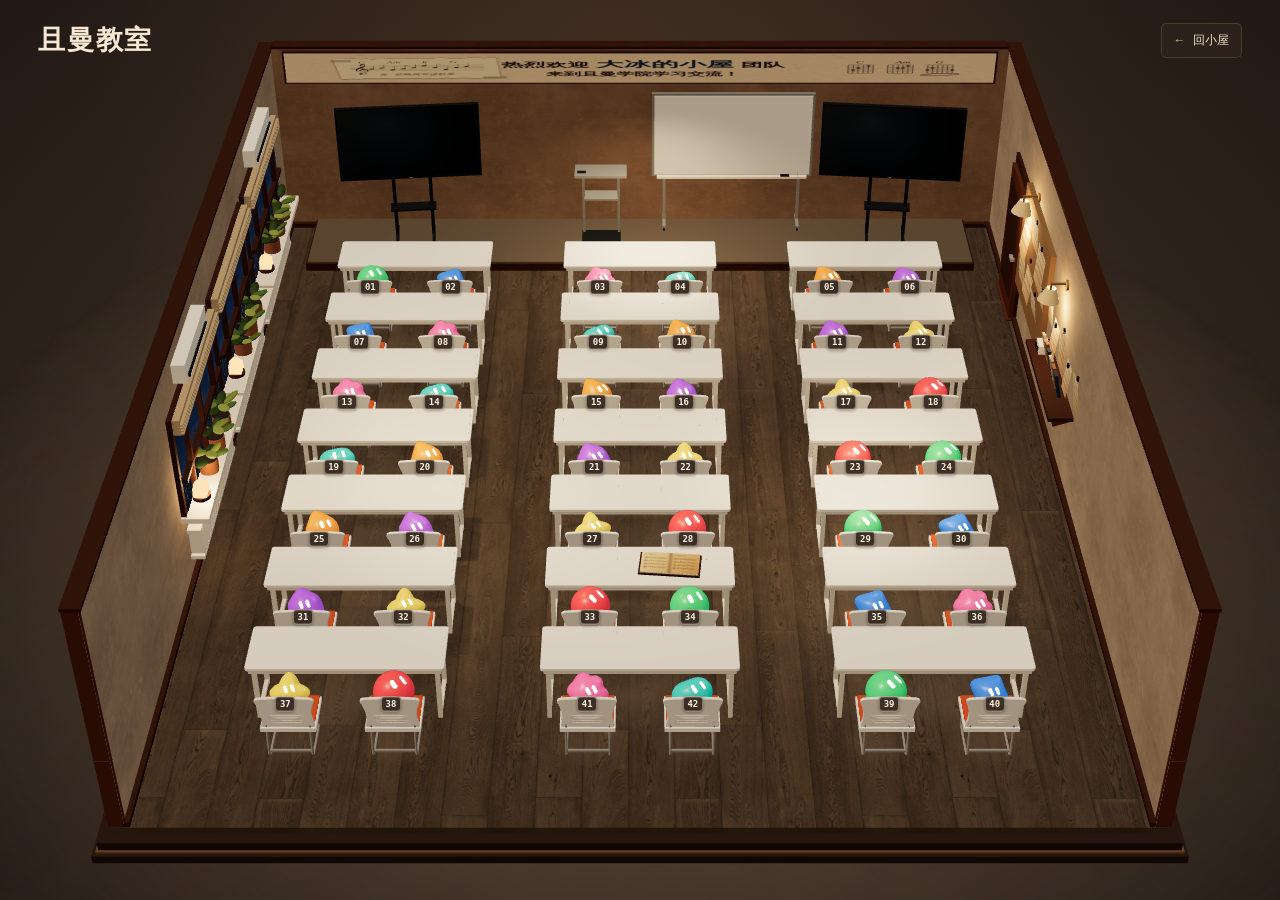
<file: classroom/index.html>
<!doctype html>
<html lang="zh-CN">
<head>
  <meta charset="utf-8">
  <meta name="viewport" content="width=device-width,initial-scale=1">
  <meta name="theme-color" content="#211a14">
  <title>且曼教室 · 大冰的小屋</title>
  <link rel="icon" href="data:,">
  <link rel="stylesheet" href="assets/room.css">
  <script src="../vendor/three.min.js" defer></script>
  <script src="../bot-shapes.js" defer></script>
  <script src="assets/workshop.js" defer></script>
  <script src="assets/scene.js" defer></script>
  <script src="assets/view.js" defer></script>
</head>
<body>
  <main>
    <section id="classroom" class="classroom" aria-labelledby="room-title">
      <header class="room-header">
        <h1 id="room-title" tabindex="-1">且曼教室</h1>
        <div class="room-controls">
          <a class="crumb" id="back" href="../"><span aria-hidden="true">←</span> 回小屋</a>
        </div>
      </header>
      <section class="room-frame" aria-label="教室全屋视角">
        <canvas id="room" aria-hidden="true"></canvas>
        <div id="seat-map" role="list" aria-label="教室座位"></div>
      </section>
    </section>
  </main>
</body>
</html>
</file>
<file: classroom/assets/room.css>
:root{color-scheme:dark;--forest:#152720;--pine:#243b31;--deep:#11211b;--cream:#f4e7cf;--soft:#b7c3ae;--line:#91a48748;--gold:#e9bd78;--green:#a0ddad;--display:"Songti SC","STSong","Noto Serif CJK SC",Georgia,serif;--body:"PingFang SC","Microsoft YaHei",sans-serif;--mono:"SFMono-Regular",Consolas,monospace;font:15px var(--body);background:var(--forest);color:var(--cream)}
*{box-sizing:border-box}body{margin:0}button,input,select,textarea{font:inherit}button{cursor:pointer;color:inherit}a{color:inherit;text-decoration:none}[hidden]{display:none!important}button:focus-visible,a:focus-visible,input:focus-visible,textarea:focus-visible,select:focus-visible,summary:focus-visible{outline:2px solid var(--gold);outline-offset:3px}button:disabled{cursor:default;opacity:.55}.primary,.quiet,.crumb{display:inline-flex;align-items:center;justify-content:center;border-radius:5px;white-space:nowrap}.primary{font-weight:650;border:1px solid transparent;background:var(--gold);color:#28352a;padding:11px 17px;gap:21px}.primary:hover:not(:disabled){background:#ffda96}.quiet,.crumb{background:#20372c;color:var(--cream);border:1px solid var(--line);padding:10px 13px}.quiet:hover,.crumb:hover{background:#315040}.quiet[aria-pressed=true]{background:#493e28;border-color:#bf925d;color:#f8d29e}
.brand{font:700 20px var(--display);letter-spacing:.15em}
dialog{width:min(510px,calc(100vw - 25px));background:#21392e;color:var(--cream);padding:22px;max-height:90svh;border:1px solid var(--line);border-radius:8px}dialog::backdrop{background:#101e17bc;backdrop-filter:blur(4px)}.settings-head{display:flex;justify-content:space-between;align-items:center;gap:10px}.settings-head h2{font:700 28px var(--display);margin:0}.close{font-size:20px;padding:3px 10px}dialog p,summary{font-size:12px;color:#d2d9c0;line-height:1.7}#settings-error{color:#f2c28c}#settings-error:empty{display:none}.settings-grid{display:grid;grid-template-columns:1fr 1fr;gap:11px}.settings-grid label{display:grid;min-width:0;gap:5px;color:#e4dec4;font-size:12px}.settings-grid .wide{grid-column:1/-1}input,select,textarea{min-width:0;width:100%;border:1px solid var(--line);background:#14291f;padding:8px;color:#f1e4c9;border-radius:4px}textarea{margin-top:6px;resize:vertical;font:12px/1.6 var(--mono)}.settings-actions{display:flex;gap:8px;flex-wrap:wrap;margin:14px 0}.settings-actions button{font-size:12px}summary{cursor:pointer}
@media(prefers-reduced-motion:reduce){*,*::before,*::after{transition:none!important;animation:none!important}}
.install-page{width:min(640px,calc(100% - 34px));margin:0 auto;padding:clamp(34px,9vh,96px) 0}.install-page .brand{color:var(--gold)}.install-page h1{font:700 clamp(40px,8vw,74px)/1.05 var(--display);margin:17px 0}.install-page>p{color:var(--soft);line-height:1.8;margin-bottom:30px}.install-page section{border-top:1px solid var(--line);padding:15px 0 21px}.install-page h2{font-size:19px;margin:2px 0}.install-page section p{color:var(--soft);line-height:1.7;font-size:13px}

.classroom{
  --line:#d7af772e;
  --soft:#c9b49e;
  --room-glow-y:58%;
  position:relative;
  display:grid;
  grid-template-rows:minmax(0,1fr);
  height:100vh;
  height:100svh;
  min-height:300px;
  background:
    radial-gradient(ellipse at 48% 5%,#6f4b2c40,transparent 55%),
    radial-gradient(ellipse at 50% var(--room-glow-y),#524032 0%,#32261e 57%,#211914 100%);
  color:#f5e7d1;
}
.room-header,.room-frame{grid-area:1/1}
.room-header{
  z-index:1;
  align-self:start;
  display:flex;
  align-items:center;
  justify-content:space-between;
  flex-wrap:wrap;
  gap:10px 16px;
  padding:clamp(13px,2.5vh,25px) clamp(15px,3vw,45px) 4px;
  pointer-events:none;
}
.room-header button,.room-header a.crumb{pointer-events:auto}
.teacher-room{grid-template-rows:auto minmax(0,1fr)}
.teacher-room .room-frame{grid-row:2}
.room-header h1{
  margin:0;
  font:700 clamp(23px,2.1vw,35px)/1.15 var(--display);
  letter-spacing:.06em;
  white-space:nowrap;
}
.room-header h1:focus{outline:none}
.room-controls,.actions{
  display:flex;
  flex-wrap:wrap;
  align-items:center;
  gap:8px;
}
.classroom .quiet,.classroom .crumb{background:#2c211b;color:#f3e2ca}
.classroom .quiet:hover,.classroom .crumb:hover{background:#493528}
.classroom .quiet[aria-pressed=true]{border-color:#d2a270;color:#f8d29e}
.actions button,.crumb{font-size:12px;padding:8px 12px}
.crumb{gap:7px}
.crumb span{color:var(--gold)}
.lesson-status{
  display:inline-flex;
  align-items:center;
  gap:7px;
  white-space:nowrap;
  color:var(--soft);
  font-size:12px;
  margin-right:5px;
}
.lesson-status i{width:7px;height:7px;border:1px solid #aea08a;border-radius:50%}
.lesson-status[data-mode=live] i{background:var(--green);border-color:var(--green)}
.lesson-status[data-mode=demo] i{background:var(--gold);border-color:var(--gold)}
.room-frame{position:relative;isolation:isolate;overflow:hidden;min-height:0}
.room-frame canvas,#seat-map{position:absolute;inset:0;width:100%;height:100%}
#seat-map{pointer-events:none}
.seat{
  position:absolute;
  transform:translate(-50%,-50%);
  min-width:20px;
  padding:2px 3px;
  border:1px solid #f9dfb66b;
  border-radius:4px;
  background:#30251fea;
  color:#fff3dc;
  box-shadow:0 1px 3px #1b120b66;
  font:600 clamp(8.5px,.7vw,11px)/1 var(--mono);
  text-align:center;
}
.seat[data-state=present]{background:#c1d9aa;color:#26351d;border-color:#e6f1d8}
.seat[data-state=absent]{background:#664629;color:#ffe9bd;border-color:#d5a066}
.seat[data-state=paused]{background:#524462;color:#f8edff;border-color:#b69bc6}
.seat[data-source=manual]{border-style:dashed;border-color:#ffd67d}
.notice{
  position:absolute;
  bottom:max(16px,env(safe-area-inset-bottom));
  left:50%;
  z-index:2;
  transform:translateX(-50%);
  width:max-content;
  max-width:calc(100% - 24px);
  color:#f8dba8;
  font-size:12px;
  pointer-events:none;
}
.notice:not(:empty){
  border:1px solid var(--line);
  border-radius:6px;
  padding:8px 12px;
  background:#251a13f5;
}
@media(max-width:540px){
  .room-header{gap:8px 12px}
  .actions{gap:5px}
  .actions button{padding:7px 8px;font-size:11px}
  .lesson-status{font-size:11px;margin-right:1px}
  .seat{min-width:16px;padding:2px}
}
@media(max-width:540px) and (orientation:portrait){
  .classroom{--room-glow-y:38%;grid-template-rows:auto minmax(0,1fr)}
  .room-frame{grid-row:2;align-self:start;height:min(74vh,125vw);height:min(74svh,125vw)}
}
</file>
